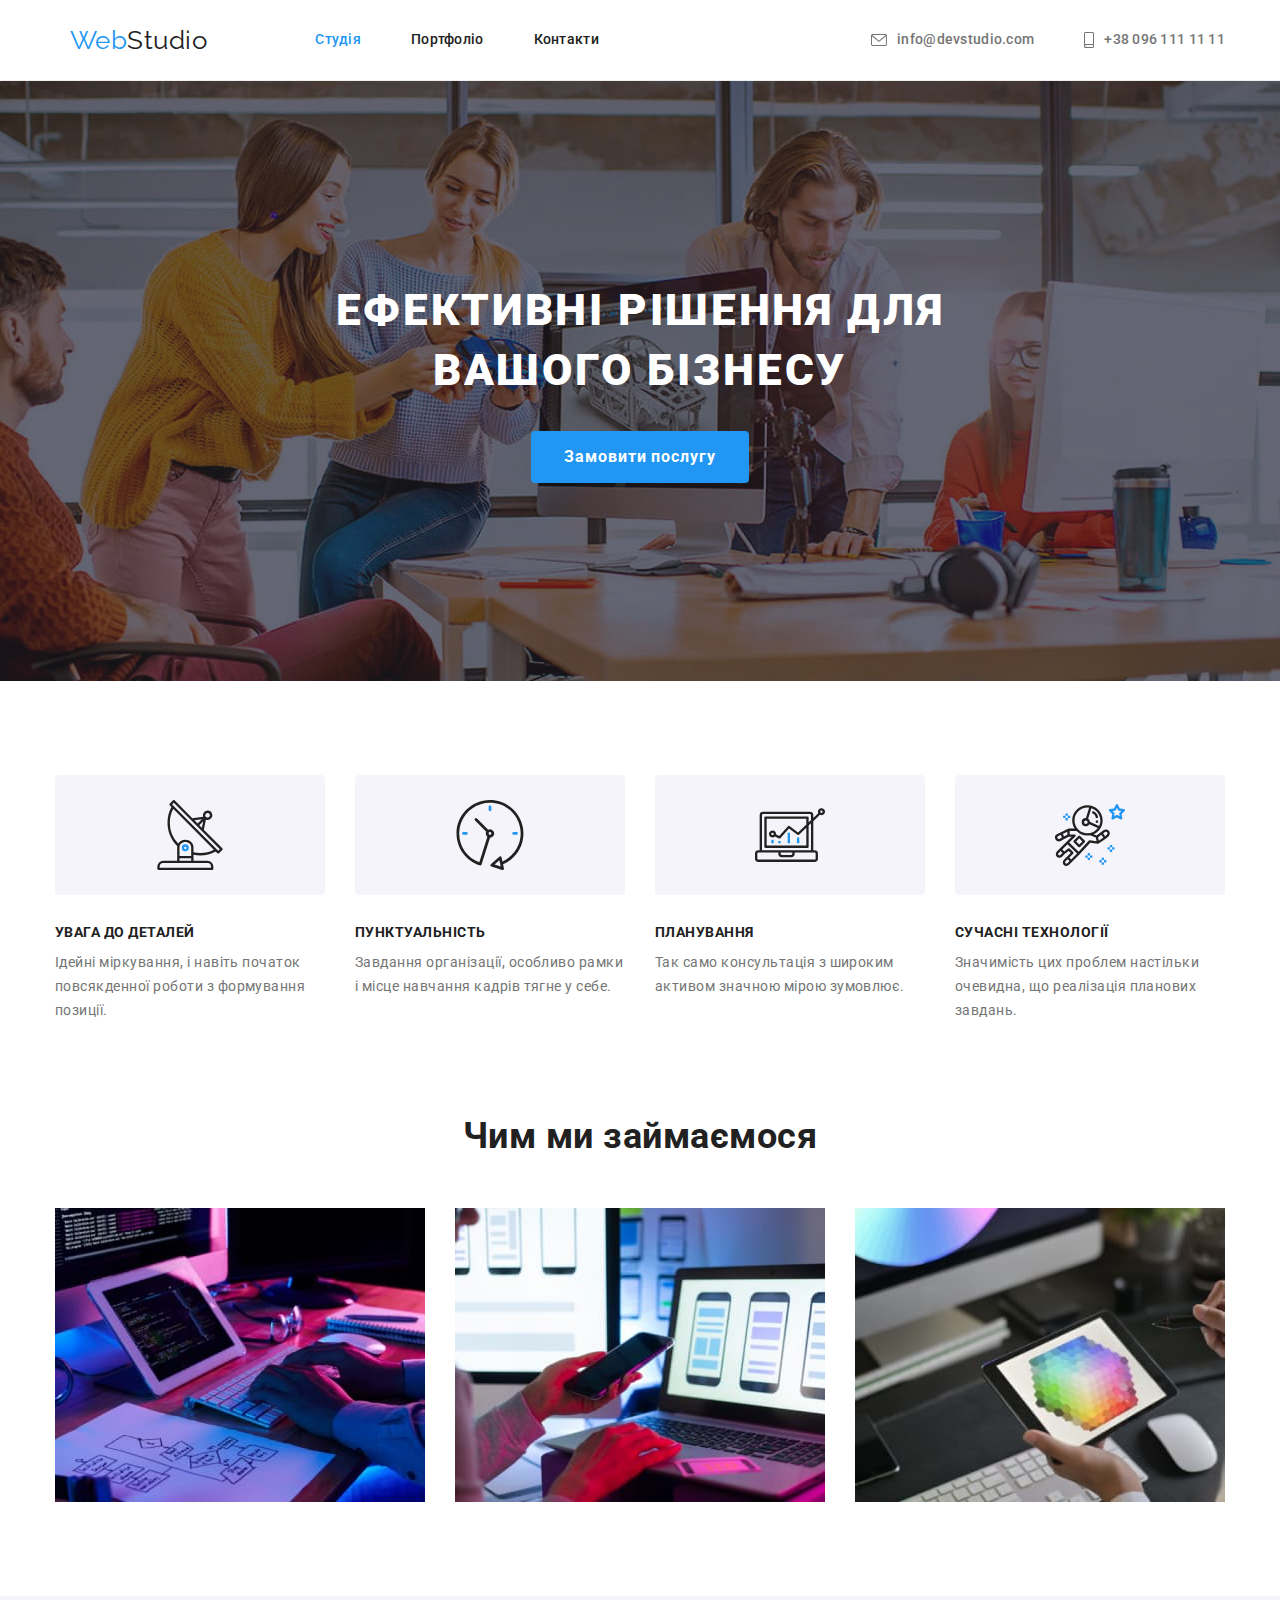
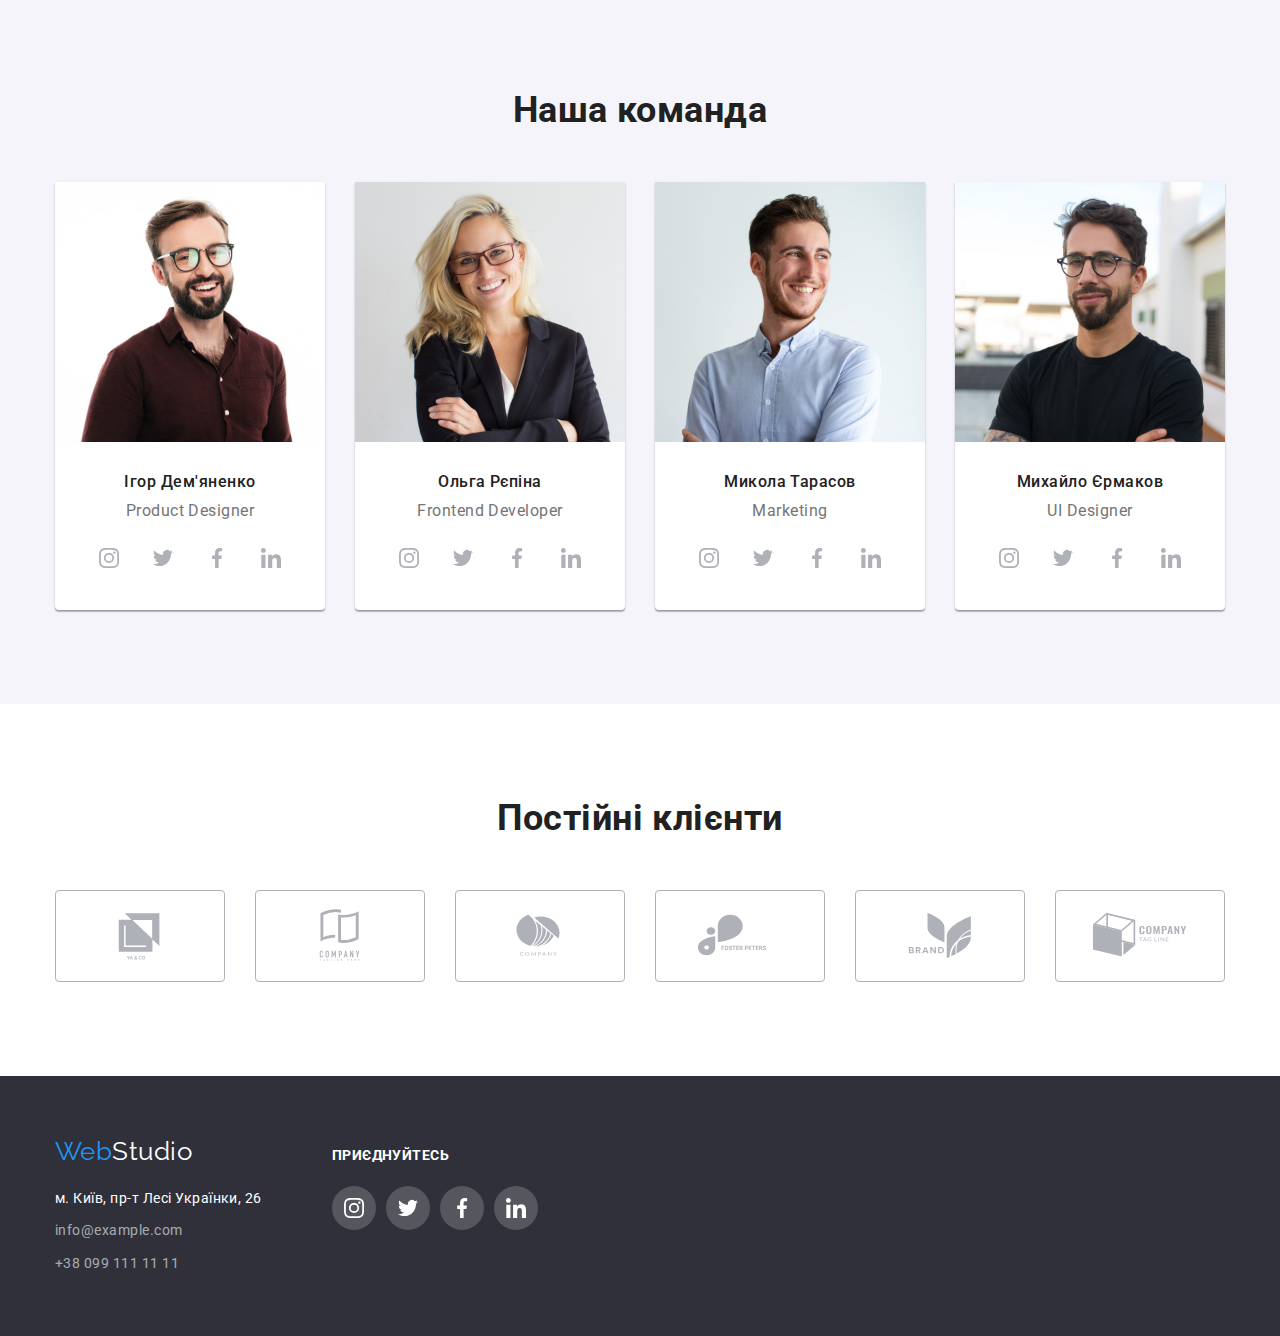
<file: index.html>
<!DOCTYPE html>
<html lang="uk">
  <head>
    <meta charset="UTF-8" />
    <meta http-equiv="X-UA-Compatible" content="IE=edge" />
    <meta name="viewport" content="width=device-width, initial-scale=1.0" />
    <title>Студія</title>
    <link
      href="https://fonts.googleapis.com/css2?family=Raleway:wght@700&family=Roboto:wght@400;500;700;900&display=swap"
      rel="stylesheet"
    />
    <link
      rel="stylesheet"
      href="https://cdnjs.cloudflare.com/ajax/libs/modern-normalize/1.1.0/modern-normalize.min.css"
    />
    <link rel="stylesheet" href="./css/styles.css" />
  </head>
  <body class="page">
    <!--Header -->
    <header class="page-header">
      <div class="container main-nav">
        <nav class="main-nav">
          <a href="./index.html" lang="en" class="logo-web"
            >Web<span class="logo-studio">Studio</span>
          </a>
          <ul class="site-nav list">
            <li class="item">
              <a href="./index.html" class="link current">Студія</a>
            </li>
            <li class="item">
              <a href="./portfolio.html" class="link">Портфоліо</a>
            </li>
            <li class="item"><a href="" class="link">Контакти</a></li>
          </ul>
        </nav>
        <div class="auth-nav">
          <ul class="auth-nav list">
            <li class="item">
              <a class="link" href="mailto:info@devstudio.com"
                ><svg class="icon-nav" width="16" height="12">
                  <use href="./images/symbol-defs.svg#icon-envelope"></use>
                </svg>info@devstudio.com</a
              >
            </li>
            <li class="item">
              <a class="link" href="tel:+380961111111"
                ><svg class="icon-nav" width="10" height="16">
                  <use href="./images/symbol-defs.svg#icon-smartphone"></use></svg>
                  +38 096 111 11 11</a
              >
            </li>
          </ul>
        </div>
      </div>
    </header>
    <!--Main-->
    <main>
      <!--Hero-->
      <section class="hero">
          <h1 class="hero-title">
            Ефективні рішення для<br />
            вашого бізнесу
          </h1>
          <button type="button" class="button primary">Замовити послугу</button>
      </section>
      <!--Особливості-->
      <section class="feature">
        <div class="container">
          <ul class="feature-icons list">
            <li class="items">
              <svg class="item-icon" width="70" height="70">
                <use href="./images/symbol-defs.svg#icon-antenna"></use>
              </svg>
            </li>
            <li class="items"
              ><svg class="item-icon" width="70" height="70">
                <use href="./images/symbol-defs.svg#icon-clock"></use>
                </svg>
              </li>
            <li class="items"
              ><svg class="item-icon" width="70" height="70">
                <use href="./images/symbol-defs.svg#icon-diagram"></use></svg>
              </li>
            <li class="items"
              ><svg class="item-icon" width="70" height="70">
                <use href="./images/symbol-defs.svg#icon-astronaut"></use></svg>
              </li>
          </ul>
          <h2 class="feature-title section-title">Наші Особливості</h2>
          <ul class="feature-list list">
            <li class="item icon-antenna">
              <h3 class="list-title">УВАГА ДО ДЕТАЛЕЙ</h3>
              <p class="text">
                Ідейні міркування, і навіть початок повсякденної роботи з формування позиції.
              </p>
            </li>
            <li class="item icon-clock">
              <h3 class="list-title">ПУНКТУАЛЬНІСТЬ</h3>
              <p class="text">
                Завдання організації, особливо рамки і місце навчання кадрів тягне у себе.
              </p>
            </li>
            <li class="item icon-diagram">
              <h3 class="list-title">ПЛАНУВАННЯ</h3>
              <p class="text"> Так само консультація з широким активом значною мірою зумовлює. </p>
            </li>
            <li class="item icon-astronaut">
              <h3 class="list-title">СУЧАСНІ ТЕХНОЛОГІЇ</h3>
              <p class="text">
                Значимість цих проблем настільки очевидна, що реалізація планових завдань.
              </p>
            </li>
          </ul>
        </div>
      </section>
      <!--Чим ми займаємося-->
      <section class="work-list">
        <div class="container">
          <h2 class="section-title">Чим ми займаємося</h2>
          <ul class="work-img list">
            <li class="item">
              <img src="./images/developing.jpg" alt="Розробка программи" width="370" class="img" />
            </li>
            <li class="item">
              <img
                src="./images/mobile-aplication.jpg"
                alt="Мобільна Аплікація"
                width="370"
                class="img"
              />
            </li>
            <li class="item">
              <img
                src="./images/color-box.jpg"
                alt="Кольорова фігура на планшеті"
                width="370"
                class="img"
              />
            </li>
          </ul>
        </div>
      </section>

      <!--Наша команда-->
      <section class="staff">
        <div class="container">
          <h2 class="section-title">Наша команда</h2>
          <ul class="staff-list list">
            <li class="item">
              <img
                src="./images/Ігор-Дем'яненко.jpg"
                alt="Ігор-Дем'яненко"
                width="270"
                class="img"
              />
              <div class="staff-block">
                <h3 class="list-title">Ігор Дем'яненко</h3>
                <p class="text">Product Designer</p>
                <ul class="staff-socials list">
                  <li class="staff-item"
                    ><a class="link staff-link" href="#" target="_blank" rel="noreferrer noopener"
                      ><svg class="staff-icon" width="20" height="20">
                        <use href="./images/symbol-defs.svg#icon-inst"></use></svg>
                      </a>
                  </li>
                  <li class="staff-item"
                    ><a class="link staff-link" href="#" target="_blank" rel="noreferrer noopener"
                      ><svg class="staff-icon" width="20" height="20">
                        <use href="./images/symbol-defs.svg#icon-twit"></use></svg></a
                  ></li>
                  <li class="staff-item"
                    ><a class="link staff-link" href="#" target="_blank" rel="noreferrer noopener"
                      ><svg class="staff-icon" width="20" height="20">
                        <use href="./images/symbol-defs.svg#icon-face"></use></svg></a
                  ></li>
                  <li class="staff-item"
                    ><a class="link staff-link" href="#" target="_blank" rel="noreferrer noopener">
                      <svg class="staff-icon" width="20" height="20">
                        <use href="./images/symbol-defs.svg#icon-linke"></use></svg>
                      </a>
                  </li>
                </ul>
              </div>
            </li>
            <li class="item">
              <img src="./images/Ольга-Рєпіна.jpg" alt="Ольга-Рєпіна" width="270" class="img" />
              <div class="staff-block">
                <h3 class="list-title">Ольга Рєпіна</h3>
                <p class="text">Frontend Developer</p>
                <ul class="staff-socials list">
                  <li class="staff-item"
                    ><a class="link staff-link" href="#" target="_blank" rel="noreferrer noopener"
                      ><svg class="staff-icon" width="20" height="20">
                        <use href="./images/symbol-defs.svg#icon-inst"></use></svg></a
                  ></li>
                  <li class="staff-item"
                    ><a class="link staff-link" href="#" target="_blank" rel="noreferrer noopener"
                      ><svg class="staff-icon" width="20" height="20">
                        <use href="./images/symbol-defs.svg#icon-twit"></use></svg></a
                  ></li>
                  <li class="staff-item"
                    ><a class="link staff-link" href="#" target="_blank" rel="noreferrer noopener"
                      ><svg class="staff-icon" width="20" height="20">
                        <use href="./images/symbol-defs.svg#icon-face"></use></svg></a
                  ></li>
                  <li class="staff-item"
                    ><a class="link staff-link" href="#" target="_blank" rel="noreferrer noopener">
                      <svg class="staff-icon" width="20" height="20">
                        <use href="./images/symbol-defs.svg#icon-linke"></use></svg>
                      </a>
                  </li>
                </ul>
              </div>
            </li>
            <li class="item">
              <img src="./images/Микола-Тарасов.jpg" alt="Микола-Тарасов" width="270" class="img" />
              <div class="staff-block">
                <h3 class="list-title">Микола Тарасов</h3>
                <p class="text">Marketing</p>
                <ul class="staff-socials list">
                  <li class="staff-item"
                    ><a class="link staff-link" href="#" target="_blank" rel="noreferrer noopener"
                      ><svg class="staff-icon" width="20" height="20">
                        <use href="./images/symbol-defs.svg#icon-inst"></use></svg></a
                  ></li>
                  <li class="staff-item"
                    ><a class="link staff-link" href="#" target="_blank" rel="noreferrer noopener"
                      ><svg class="staff-icon" width="20" height="20">
                        <use href="./images/symbol-defs.svg#icon-twit"></use></svg></a
                  ></li>
                  <li class="staff-item"
                    ><a class="link staff-link" href="#" target="_blank" rel="noreferrer noopener"
                      ><svg class="staff-icon" width="20" height="20">
                        <use href="./images/symbol-defs.svg#icon-face"></use></svg></a
                  ></li>
                  <li class="staff-item"
                    ><a class="link staff-link" href="#" target="_blank" rel="noreferrer noopener">
                      <svg class="staff-icon" width="20" height="20">
                        <use href="./images/symbol-defs.svg#icon-linke"></use></svg>
                      </a>
                  </li>
                </ul>
              </div>
            </li>
            <li class="item">
              <img
                src="./images/Михайло-Єрмаков.jpg"
                alt="Михайло-Єрмаков"
                width="270"
                class="img"
              />
              <div class="staff-block">
                <h3 class="list-title">Михайло Єрмаков</h3>
                <p class="text">UI Designer</p>
                <ul class="staff-socials list">
                  <li class="staff-item"
                    ><a class="link staff-link" href="#" target="_blank" rel="noreferrer noopener"
                      ><svg class="staff-icon" width="20" height="20">
                        <use href="./images/symbol-defs.svg#icon-inst"></use></svg></a
                  ></li>
                  <li class="staff-item"
                    ><a class="link staff-link" href="#" target="_blank" rel="noreferrer noopener"
                      ><svg class="staff-icon" width="20" height="20">
                        <use href="./images/symbol-defs.svg#icon-twit"></use></svg></a
                  ></li>
                  <li class="staff-item"
                    ><a class="link staff-link" href="#" target="_blank" rel="noreferrer noopener"
                      ><svg class="staff-icon" width="20" height="20">
                        <use href="./images/symbol-defs.svg#icon-face"></use></svg></a
                  ></li>
                  <li class="staff-item"
                    ><a class="link staff-link" href="#" target="_blank" rel="noreferrer noopener">
                      <svg class="staff-icon" width="20" height="20">
                        <use href="./images/symbol-defs.svg#icon-linke"></use></svg>
                      </a>
                  </li>
                </ul>
              </div>
            </li>
          </ul>
        </div>
      </section>
      <!--Постійні Клієнти-->
      <section class="clients">
        <div class="container">
          <h2 class="section-title">Постійні клієнти</h2>
          <ul class="client-list list">
            <li class="item">
              <a href="#" class="link clients-link">
                <svg class="clients-icon" width="106" height="60">
                  <use href="./images/symbol-defs.svg#icon-yaco"></use>
                </svg> </a
            ></li>
            <li class="item">
              <a href="#" class="link clients-link">
                <svg class="clients-icon" width="106" height="60">
                  <use href="./images/symbol-defs.svg#icon-company-tagline-here"></use>
                </svg>
              </a>
            </li>
            <li class="item">
              <a href="#" class="link clients-link">
                <svg class="clients-icon" width="106" height="60">
                  <use href="./images/symbol-defs.svg#icon-Company"></use></svg></a
            ></li>
            <li class="item">
              <a href="#" class="link clients-link">
                <svg class="clients-icon" width="106" height="60">
                  <use href="./images/symbol-defs.svg#icon-Foster-Peters"></use></svg></a
            ></li>
            <li class="item">
              <a href="#" class="link clients-link">
                <svg class="clients-icon" width="106" height="60">
                  <use href="./images/symbol-defs.svg#icon-Brand"></use></svg></a
            ></li>
            <li class="item">
              <a href="#" class="link clients-link">
                <svg class="clients-icon" width="106" height="60">
                  <use href="./images/symbol-defs.svg#icon-company-tag-line"></use></svg></a
            ></li>
          </ul>
        </div>
      </section>
    </main>
    <!--footer-->
    <footer class="footer">
      <div class="footer-container container">
        <div>
          <a href="./index.html" lang="en"
            ><span class="logo-footer-web">Web</span><span class="logo-footer-studio">Studio</span>
          </a>
          <address class="address">
            <ul class="list">
              <li class="item">
                <a
                  class="address-link"
                  href="https://www.google.com/maps/place/Top+Pacers/@50.4266859,30.5382264,19z/data=!4m13!1m7!3m6!1s0x40d4cf0e033ecbe9:0x57a4dffefec77da0!2z0LHRg9C7LiDQm9C10YHQuCDQo9C60YDQsNC40L3QutC4LCAyNiwg0JrQuNC10LIsIDAyMDAw!3b1!8m2!3d50.4265807!4d30.5383858!3m4!1s0x40d4cf0e033fffff:0x7d92f9458d0f64e0!8m2!3d50.4265807!4d30.5383858"
                  target="_blank"
                  rel="noreferrer noopener"
                  >м. Київ, пр-т Лесі Українки, 26</a
                >
              </li>
              <li class="item">
                <a href="mailto:info@example.com" class="mail-link list-link">info@example.com</a>
              </li>
              <li class="item">
                <a href="tel:+380991111111" class="list-link">+38 099 111 11 11</a>
              </li>
            </ul>
          </address>
        </div>
        <div class="social-links">
          <p class="join">приєднуйтесь</p>
          <ul class="socials list">
            <li class="item"
              ><a class="link icon-link" href="#" target="_blank" rel="noreferrer noopener"
                ><svg class="icon-item" width="20" height="20">
                  <use href="./images/symbol-defs.svg#icon-inst"></use></svg></a
            ></li>
            <li class="item"
              ><a class="link icon-link" href="#" target="_blank" rel="noreferrer noopener"
                ><svg class="icon-item" width="20" height="20">
                  <use href="./images/symbol-defs.svg#icon-twit"></use></svg></a
            ></li>
            <li class="item"
              ><a class="link icon-link" href="#" target="_blank" rel="noreferrer noopener"
                ><svg class="icon-item" width="20" height="20">
                  <use href="./images/symbol-defs.svg#icon-face"></use></svg></a
            ></li>
            <li class="item"
              ><a class="link icon-link" href="#" target="_blank" rel="noreferrer noopener">
                <svg class="icon-item" width="20" height="20">
                  <use href="./images/symbol-defs.svg#icon-linke"></use></svg>
                </a>
            </li>
          </ul>
        </div>
      </div>
    </footer>
  </body>
</html>
</file>
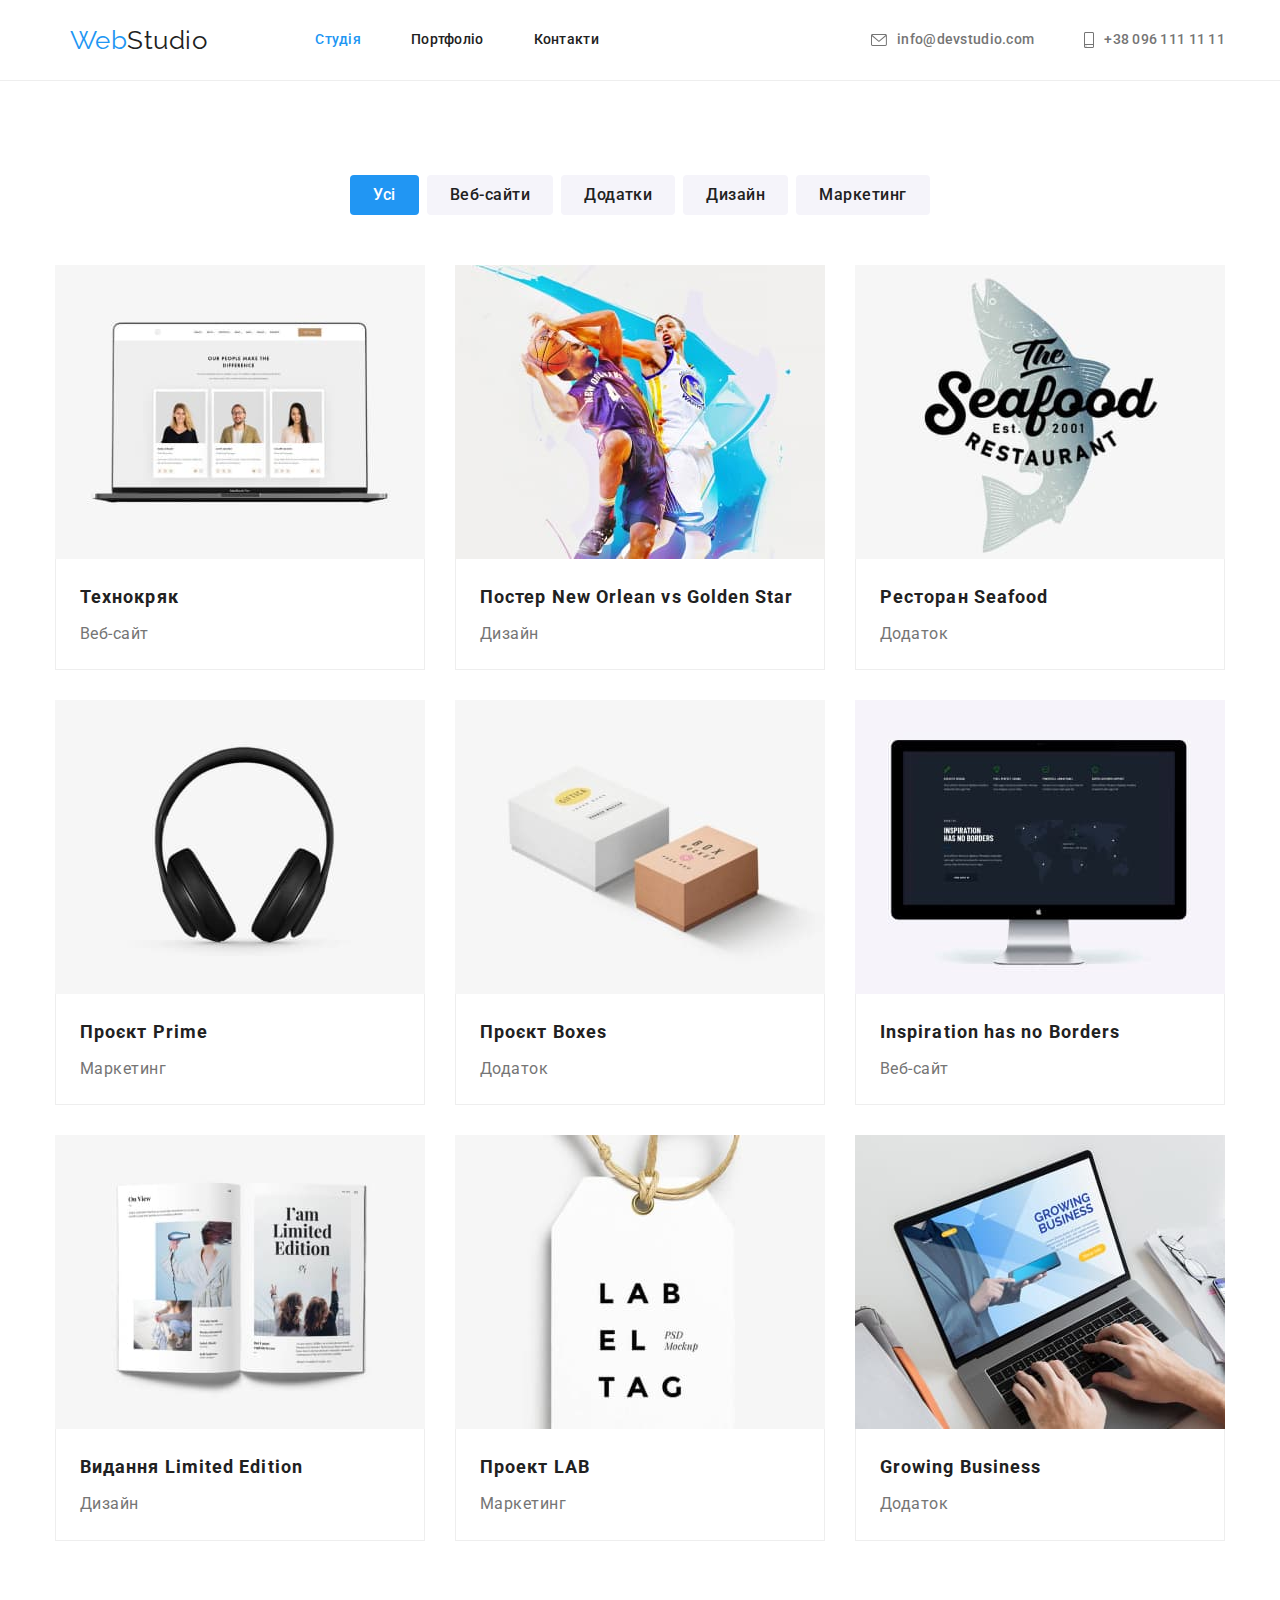
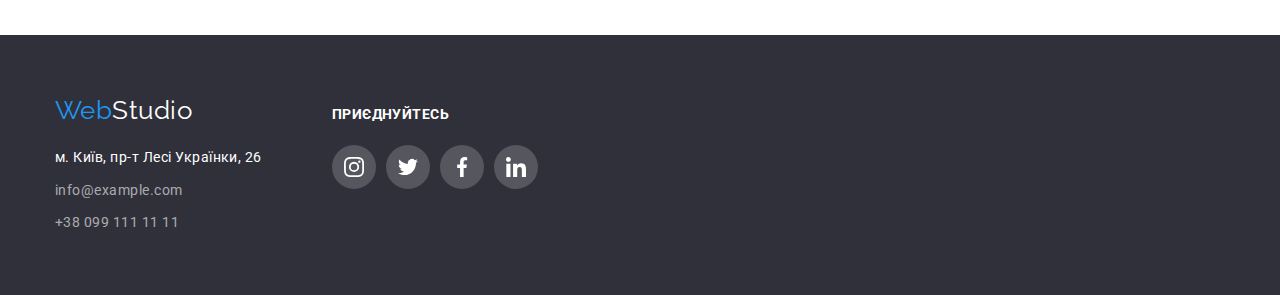
<file: portfolio.html>
<!DOCTYPE html>
<html lang="uk">
  <head>
    <meta charset="UTF-8" />
    <meta http-equiv="X-UA-Compatible" content="IE=edge" />
    <meta name="viewport" content="width=device-width, initial-scale=1.0" />
    <title>Portfolio</title>
    <link
      href="https://fonts.googleapis.com/css2?family=Raleway:wght@700&family=Roboto:wght@400;500;700;900&display=swap"
      rel="stylesheet"
    />
    <link
      rel="stylesheet"
      href="https://cdnjs.cloudflare.com/ajax/libs/modern-normalize/1.1.0/modern-normalize.min.css"
    />
    <link rel="stylesheet" href="./css/styles.css" />
  </head>
  <body>
    <!--Header -->
    <header class="page-header">
      <div class="container main-nav">
        <nav class="main-nav">
          <a href="./index.html" lang="en" class="logo-web"
            >Web<span class="logo-studio">Studio</span>
          </a>
          <ul class="site-nav list">
            <li class="item">
              <a href="./index.html" class="link current">Студія</a>
            </li>
            <li class="item">
              <a href="./portfolio.html" class="link">Портфоліо</a>
            </li>
            <li class="item"><a href="" class="link">Контакти</a></li>
          </ul>
        </nav>
        <div class="auth-nav">
          <ul class="auth-nav list">
            <li class="item">
              <a class="link" href="mailto:info@devstudio.com"
                ><svg class="icon-nav" width="16" height="12">
                  <use href="./images/symbol-defs.svg#icon-envelope"></use></svg
                >info@devstudio.com</a
              >
            </li>
            <li class="item">
              <a class="link" href="tel:+380961111111"
                ><svg class="icon-nav" width="10" height="16">
                  <use href="./images/symbol-defs.svg#icon-smartphone"></use>
                </svg>
                +38 096 111 11 11</a
              >
            </li>
          </ul>
        </div>
      </div>
    </header>
    <!--main-->
    <main>
      <section class="main-section">
        <div class="container">
          <h1 lang="en" class="section-title main-title">Portfolio</h1>
          <!-- button list -->
          <ul class="button-list list">
            <li class="item">
              <button type="button" class="button primary">Усі</button>
            </li>
            <li class="item">
              <button type="button" class="button secondary">Веб-сайти</button>
            </li>
            <li class="item">
              <button type="button" class="button secondary">Додатки</button>
            </li>
            <li class="item">
              <button type="button" class="button secondary">Дизайн</button>
            </li>
            <li class="item">
              <button type="button" class="button secondary">Маркетинг</button>
            </li>
          </ul>
          <!-- Cards Set -->
          <ul class="card-set list">
            <li class="card-item">
              <a class="card-link" href=""
                ><img src="./images/Технокряк.jpg" alt="website" width="370" />
                <div class="card-content">
                  <h2 class="card-title">Технокряк</h2> <p class="card-text">Веб-сайт</p>
                </div>
              </a>
            </li>

            <li class="card-item">
              <a class="card-link" href="#"
                ><img src="./images/Постер-New-Orlean.jpg" alt="basketball-players" width="370" />
                <div class="card-content">
                  <h2 class="card-title"> Постер New Orlean vs Golden Star </h2>
                  <p class="card-text">Дизайн</p>
                </div>
              </a>
            </li>

            <li class="card-item">
              <a class="card-link" href="#"
                ><img src="./images/Ресторан-Seafood.jpg" alt="Seafood-restorant" width="370" />
                <div class="card-content">
                  <h2 class="card-title">Ресторан Seafood</h2>
                  <p class="card-text">Додаток</p>
                </div>
              </a>
            </li>

            <li class="card-item">
              <a class="card-link" href="#">
                <img src="./images/Проєкт-Prime.jpg" alt="Headphones" width="370" />
                <div class="card-content">
                  <h2 class="card-title">Проєкт Prime</h2> <p class="card-text">Маркетинг</p>
                </div>
              </a>
            </li>

            <li class="card-item">
              <a class="card-link" href="#">
                <img src="./images/Проєкт-Boxes.jpg" alt="Project-boxes" width="370" />
                <div class="card-content">
                  <h2 class="card-title">Проєкт Boxes</h2> <p class="card-text">Додаток</p>
                </div>
              </a>
            </li>

            <li class="card-item">
              <a class="card-link" href="#"
                ><img src="./images/Inspiration-has-no-Borders.jpg" alt="Imac" width="370" />
                <div class="card-content">
                  <h2 class="card-title">Inspiration has no Borders</h2>
                  <p class="card-text">Веб-сайт</p>
                </div>
              </a>
            </li>

            <li class="card-item">
              <a class="card-link" href="#"
                ><img src="./images/Видання-Limited-Edition.jpg" alt="book" width="370" />
                <div class="card-content">
                  <h2 class="card-title">Видання Limited Edition</h2>
                  <p class="card-text">Дизайн</p>
                </div>
              </a>
            </li>

            <li class="card-item">
              <a class="card-link" href="#"
                ><img src="./images/Проект-LAB.jpg" alt="tag" width="370" />
                <div class="card-content">
                  <h2 class="card-title">Проект LAB</h2> <p class="card-text">Маркетинг</p>
                </div>
              </a>
            </li>

            <li class="card-item">
              <a class="card-link" href="#"
                ><img src="./images/Growing-Business.jpg" alt="growing-business" width="370" />
                <div class="card-content">
                  <h2 class="card-title">Growing Business</h2> <p class="card-text">Додаток</p>
                </div>
              </a>
            </li>
          </ul>
        </div>
      </section>
    </main>
    <!--footer-->
    <footer class="footer">
      <div class="footer-container container">
        <div>
          <a href="./index.html" lang="en"
            ><span class="logo-footer-web">Web</span><span class="logo-footer-studio">Studio</span>
          </a>
          <address class="address">
            <ul class="list">
              <li class="item">
                <a
                  class="address-link"
                  href="https://www.google.com/maps/place/Top+Pacers/@50.4266859,30.5382264,19z/data=!4m13!1m7!3m6!1s0x40d4cf0e033ecbe9:0x57a4dffefec77da0!2z0LHRg9C7LiDQm9C10YHQuCDQo9C60YDQsNC40L3QutC4LCAyNiwg0JrQuNC10LIsIDAyMDAw!3b1!8m2!3d50.4265807!4d30.5383858!3m4!1s0x40d4cf0e033fffff:0x7d92f9458d0f64e0!8m2!3d50.4265807!4d30.5383858"
                  target="_blank"
                  rel="noreferrer noopener"
                  >м. Київ, пр-т Лесі Українки, 26</a
                >
              </li>
              <li class="item">
                <a href="mailto:info@example.com" class="mail-link list-link">info@example.com</a>
              </li>
              <li class="item">
                <a href="tel:+380991111111" class="list-link">+38 099 111 11 11</a>
              </li>
            </ul>
          </address>
        </div>
        <div class="social-links">
          <p class="join">приєднуйтесь</p>
          <ul class="socials list">
            <li class="item"
              ><a class="link icon-link" href="#" target="_blank" rel="noreferrer noopener"
                ><svg class="icon-item" width="20" height="20">
                  <use href="./images/symbol-defs.svg#icon-inst"></use></svg></a
            ></li>
            <li class="item"
              ><a class="link icon-link" href="#" target="_blank" rel="noreferrer noopener"
                ><svg class="icon-item" width="20" height="20">
                  <use href="./images/symbol-defs.svg#icon-twit"></use></svg></a
            ></li>
            <li class="item"
              ><a class="link icon-link" href="#" target="_blank" rel="noreferrer noopener"
                ><svg class="icon-item" width="20" height="20">
                  <use href="./images/symbol-defs.svg#icon-face"></use></svg></a
            ></li>
            <li class="item"
              ><a class="link icon-link" href="#" target="_blank" rel="noreferrer noopener">
                <svg class="icon-item" width="20" height="20">
                  <use href="./images/symbol-defs.svg#icon-linke"></use>
                </svg>
              </a>
            </li>
          </ul>
        </div>
      </div>
    </footer>
  </body>
</html>
</file>
<file: css/styles.css>
:root {
  --primary-text-color: #757575;
  --title-text-color: #212121;
  --primary-white-color: #ffffff;
  --accent-text-color: #2196f3;
  --adress-text-color: rgba(255, 255, 255, 0.6);
  --primary-bg-color: #ffffff;
  --hero-bg-color: #2f303a;
  --staff-bg-color: #f5f4fa;
  --footer-bg-color: #2f303a;
  --button-bg-color: #2196f3;
  --outline-color: #eeeeee;
  --footer-icon-color: #55565e;
  --svg-icon-color: #afb1b8;
  --card-shadow: 0px 1px 3px rgba(0, 0, 0, 0.12), 0px 1px 1px rgba(0, 0, 0, 0.14),
    0px 2px 1px rgba(0, 0, 0, 0.2);
  --card-portfolio-shadow: 0px 1px 1px rgba(0, 0, 0, 0.12), 0px 4px 4px rgba(0, 0, 0, 0.06),
    1px 4px 6px rgba(0, 0, 0, 0.16);
  --button-portfolio-shadow: 0px 3px 1px rgba(0, 0, 0, 0.1), 0px 1px 2px rgba(0, 0, 0, 0.08),
    0px 2px 2px rgba(0, 0, 0, 0.12);
}

/* Body inherit *//* Body inherit *//* Body inherit *//* Body inherit */
body {
  background-color: var(--primary-bg-color);
  color: var(--primary-text-color);
  font-family: 'roboto', sans-serif;
  letter-spacing: 0.03em;
}
.section-title,
.list-title {
  margin-top: 0;
  margin-bottom: 0;

  color: var(--title-text-color);
}
.list-title {
  margin-bottom: 10px;
}
.section-title {
  font-weight: 700;
  font-size: 36px;
  line-height: 1.16;
  text-align: center;
}
a {
  text-decoration: none;
}
img {
  display: block;
  max-width: 100%;
}
.list {
  margin: 0;
  padding: 0;
  list-style: none;
}
.container {
  margin-left: auto;
  margin-right: auto;
  padding-left: 15px;
  padding-right: 15px;

  width: 1200px;
}
/* Button */
.button {
  display: inline-block;
  border-radius: 4px;
  padding: 6px 22px;

  color: var(--title-text-color);
  background-color: var(--staff-bg-color);
  border: 1px solid transparent;

  font-family: inherit;
  font-weight: 500;
  font-size: 16px;
  line-height: 1.6;
  text-align: center;
  letter-spacing: 0.03em;
  cursor: pointer;
}

.hero .button.primary {
  min-width: 216px;
  padding: 10px 32px;

  font-family: inherit;
  font-weight: 700;
  font-size: 16px;
  line-height: 1.9;
  align-items: center;
  text-align: center;
  letter-spacing: 0.06em;
}

.button.primary {
  color: var(--primary-white-color);
  background-color: var(--button-bg-color);
}

.button.secondary {
  color: var(--title-text-color);
  background-color: var(--staff-bg-color);
}

.button.primary:hover,
.button.primary:focus {
  color: var(--title-text-color);
  background-color: var(--staff-bg-color);
}

.button.secondary:hover,
.button.secondary:focus {
  color: var(--primary-white-color);
  background-color: var(--button-bg-color);
}

/* <Header> */ /* <Header> */ /* <Header> */ /* <Header> */ /* <Header> */ /* <Header> */

.page-header {
  border-bottom: 1px solid var(--outline-color);
}

.logo-web {
  padding: 15px;
  font-family: 'Raleway', sans-serif;
  font-size: 26px;
  line-height: 1.19;
  color: var(--accent-text-color);
}

.logo-studio {
  padding: 15x
  font-family: 'Raleway';
  font-size: 26px;
  line-height: 1.19;
  color: var(--title-text-color);
}

/* Site nav */
.main-nav {
  display: flex;
  align-items: center;
}
.site-nav {
  display: flex;
  margin-left: 93px;
}
.site-nav .item + .item {
  margin-left: 50px;
}
.site-nav .link {
  display: block;
  padding-top: 32px;
  padding-bottom: 32px;

  color: var(--title-text-color);
  font-weight: 500;
  font-size: 14px;
  line-height: 1.14;
  letter-spacing: 0.02em;
}
.site-nav .link:hover,
.site-nav .link:focus {
  color: var(--accent-text-color);
  
}
.site-nav .link.current {
  color: var(--accent-text-color);
}
.site-nav .current:hover,
.site-nav .current:focus {
  color: var(--title-text-color);
  
}
/* Auth Nav *//* Auth Nav *//* Auth Nav *//* Auth Nav *//* Auth Nav */
.auth-nav {
  display: flex;
  margin-left: auto;
}
.auth-nav .item + .item {
  margin-left: 50px;
}
.auth-nav .link {
  display: flex;
  align-items: center;
  padding-top: 32px;
  padding-bottom: 32px;

  color: var(--primary-text-color);
  font-weight: 500;
  font-size: 14px;
  line-height: 1.14;
  letter-spacing: 0.02em;
}
.icon-nav {
  margin-right: 10px;
  fill: var(--primary-text-color);
}

.auth-nav .link:hover .icon-nav,
.auth-nav .link:focus .icon-nav {
  outline: none;
  fill: var(--accent-text-color);
  
}
.auth-nav .link:hover,
.auth-nav .link:focus {
  color: var(--accent-text-color);
}
/* hero*//* hero*//* hero*//* hero*//* hero*//* hero*//* hero*//* hero*/

.hero {
  background-color: var(--hero-bg-color);
  text-align: center;
  height: 600px;
  max-width: 1600px;
  padding-top: 200px;
  padding-bottom: 200px;
  margin-left: auto;
  margin-right: auto;
  background-image: linear-gradient(to bottom, rgba(47, 48, 58, 0.4), rgba(47, 48, 58, 0.4)),
    url(../images/background-img.jpg);
  background-repeat: no-repeat;
  background-position: center;
}

.hero-title {
  margin-top: 0;
  margin-bottom: 30px;

  color: var(--primary-white-color);
  font-weight: 900;
  font-size: 44px;
  line-height: 1.36;
  letter-spacing: 0.06em;
  text-transform: uppercase;
}

/* Feature *//* Feature *//* Feature *//* Feature *//* Feature *//* Feature */
.feature {
  padding-top: 94px;
  padding-bottom: 94px;
}
.feature-title {
  visibility: hidden;
  pointer-events: none;
  position: absolute;
}

.feature-list {
  display: flex;
}

.feature .text {
  margin-top: 0;
  margin-bottom: 0;
  font-size: 14px;
  line-height: 1.7;
}
.feature .list-title {
  font-weight: 700;
  font-size: 14px;
  line-height: 1.14;
  text-transform: uppercase;
}
.feature .item {
  width: 270px;
}
.feature .item + .item {
  margin-left: 30px;
}
.feature-icons {
  display: flex;
}
.feature-icons .items {
  display: flex;
  border-radius: 4px;
  margin-bottom: 30px;
  width: 270px;
  height: 120px;
  align-items: center;
  justify-content: center;
  background-color: var(--staff-bg-color);
}
.feature-icons .items + .items {
  margin-left: 30px;
}
/* Work list *//* Work list *//* Work list *//* Work list *//* Work list */
.work-list {
  padding-top: 0;
  padding-bottom: 94px;
}
.work-img {
  display: flex;
  margin-top: 50px;
}
.work-img > .item + .item {
  margin-left: 30px;
}

/* Staff *//* Staff *//* Staff *//* Staff *//* Staff *//* Staff *//* Staff */
.staff {
  max-width: 1600px;
  margin-left: auto;
  margin-right: auto;
  padding-top: 94px;
  padding-bottom: 94px;

  background-color: var(--staff-bg-color);
}

.staff .list-title {
  font-weight: 500;
  font-size: 16px;
  line-height: 1.19;
  text-align: center;
}
.staff .text {
  margin-top: 0;
  margin-bottom: 16px;
  font-size: 16px;
  line-height: 1.19;
  text-align: center;
}
.staff-list {
  display: flex;
  flex-basis: auto;
  margin-top: 50px;
}

.staff-list .item {
  box-shadow: var(--card-shadow);
  border-radius: 0px 0px 4px 4px;
  background-color: var(--primary-bg-color);
}
.staff-list > .item + .item {
  margin-left: 30px;
}

.staff-socials {
  display: flex;
  align-items: center;
  justify-content: center;
}

.staff-socials .staff-item + .staff-item{
  margin-left: 10px;
}
.staff-link {
  display: flex;
  width: 44px;
  height: 44px;
  border-radius: 50%;
  align-items: center;
  justify-content: center;
}
.staff-block {
  padding: 30px 32px;
}
.staff-icon {
  fill: var(--svg-icon-color);
}
.staff-link:hover .staff-icon,
.staff-link:focus .staff-icon {
  fill: var(--primary-white-color);
}
.staff-link:hover,
.staff-link:focus {
  background-color: var(--accent-text-color);
}
/* Clients *//* Clients *//* Clients *//* Clients *//* Clients */
.clients {
  padding-top: 94px;
  padding-bottom: 94px;
}

.client-list {
  display: flex;
  justify-content: center;
  margin-top: 50px;
}
.client-list .item + .item {
  margin-left: 30px;
}
.clients-link {
  display: flex;
  width: 170px;
  height: 92px;
  border: 1px solid var(--svg-icon-color);
  border-radius: 4px;
  justify-content: center;
  align-items: center;
}
.clients-icon {
  fill: var(--svg-icon-color);
}

.clients-link:hover,
.clients-link:focus {
  border: 1px solid var(--accent-text-color);
}

.clients-link:hover .clients-icon,
.clients-link:focus .clients-icon {
  fill: var(--accent-text-color);
}
/* Footer *//* Footer *//* Footer *//* Footer *//* Footer *//* Footer */
.footer {
  max-width: 1600px;
  margin-left: auto;
  margin-right: auto;
  padding-top: 60px;
  padding-bottom: 60px;
  background-color: var(--footer-bg-color);
  }

.footer-container {
  display: flex;
  align-items: baseline;
}

.logo-footer-web {
  font-family: 'Raleway';
  font-size: 26px;
  line-height: 1.19;
  color: var(--accent-text-color);
}

.logo-footer-studio {
  font-family: 'Raleway';
  font-size: 26px;
  line-height: 1.19;
  color: var(--primary-white-color);
}
.address {
  margin-top: 20px;
}
.address .item:not(:last-child) {
  margin-bottom: 9px;
}
.address-link {
  color: var(--primary-white-color);
  font-style: normal;
  font-weight: 400;
  font-size: 14px;
  line-height: 1.7;
}

.list-link {
  color: var(--adress-text-color);
  font-style: normal;
  font-size: 14px;
  line-height: 1.7;
}

.address-link:hover,
.address-link:focus,
.list-link:hover,
.list-link:focus {
  color: var(--accent-text-color);
}

.social-links {
  margin-left: 70px;
}

.join {
  margin-top: 0;
  margin-bottom: 20px;
  font-weight: 700;
  font-size: 14px;
  line-height: 1.42;
  letter-spacing: 0.03em;
  text-transform: uppercase;
  color: var(--primary-white-color);
}
.social-links .socials {
  display: flex;
}
.socials .item + .item {
  margin-left: 10px;
}
.socials .link {
  display: flex;
  width: 44px;
  height: 44px;
  border-radius: 50%;
  justify-content: center;
  align-items: center;
  fill: var(--primary-white-color);
  background-color: var(--footer-icon-color);
}

.socials .link:hover,
.socials .link:focus {
  background-color: var(--accent-text-color);
}
/* Portfolio */ /* Portfolio */ /* Portfolio */ /* Portfolio */
.main-section {
  padding-top: 94px;
  padding-bottom: 94px;
}

.main-title {
  visibility: hidden;
  pointer-events: none;
  position: absolute;
}
/* Button list *//* Button list *//* Button list *//* Button list */
.button-list {
  display: flex;
  justify-content: center;
  margin-bottom: 50px;
}

.button-list .item + .item {
  margin-left: 8px;
}
.item .button:hover,
.item .button:focus {
  box-shadow: var(--button-portfolio-shadow);
}
/* Card Set *//* Card Set *//* Card Set *//* Card Set *//* Card Set */
.card-set {
  display: flex;
  flex-wrap: wrap;

  margin: -15px;
}

.card-set > .card-item {
  margin: 15px;

  width: 370px;
}
.card-link {
  display: block;
}
.card-item .card-content {
  border-left: 1px solid var(--outline-color);
  border-right: 1px solid var(--outline-color);
  border-bottom: 1px solid var(--outline-color);
}
.card-item .card-title {
  margin-top: 0;
  margin-bottom: 4px;

  color: var(--title-text-color);
  font-weight: 700;
  font-size: 18px;
  line-height: 2;
  letter-spacing: 0.06em;
}

.card-item .card-text {
  margin-top: 0;
  margin-bottom: 0;

  color: var(--primary-text-color);
  font-size: 16px;
  line-height: 1.9;
}

.card-content {
  padding: 20px 24px;
}

.card-link:hover ,
.card-link:focus  {
  box-shadow: var(--card-portfolio-shadow);
}
</file>
